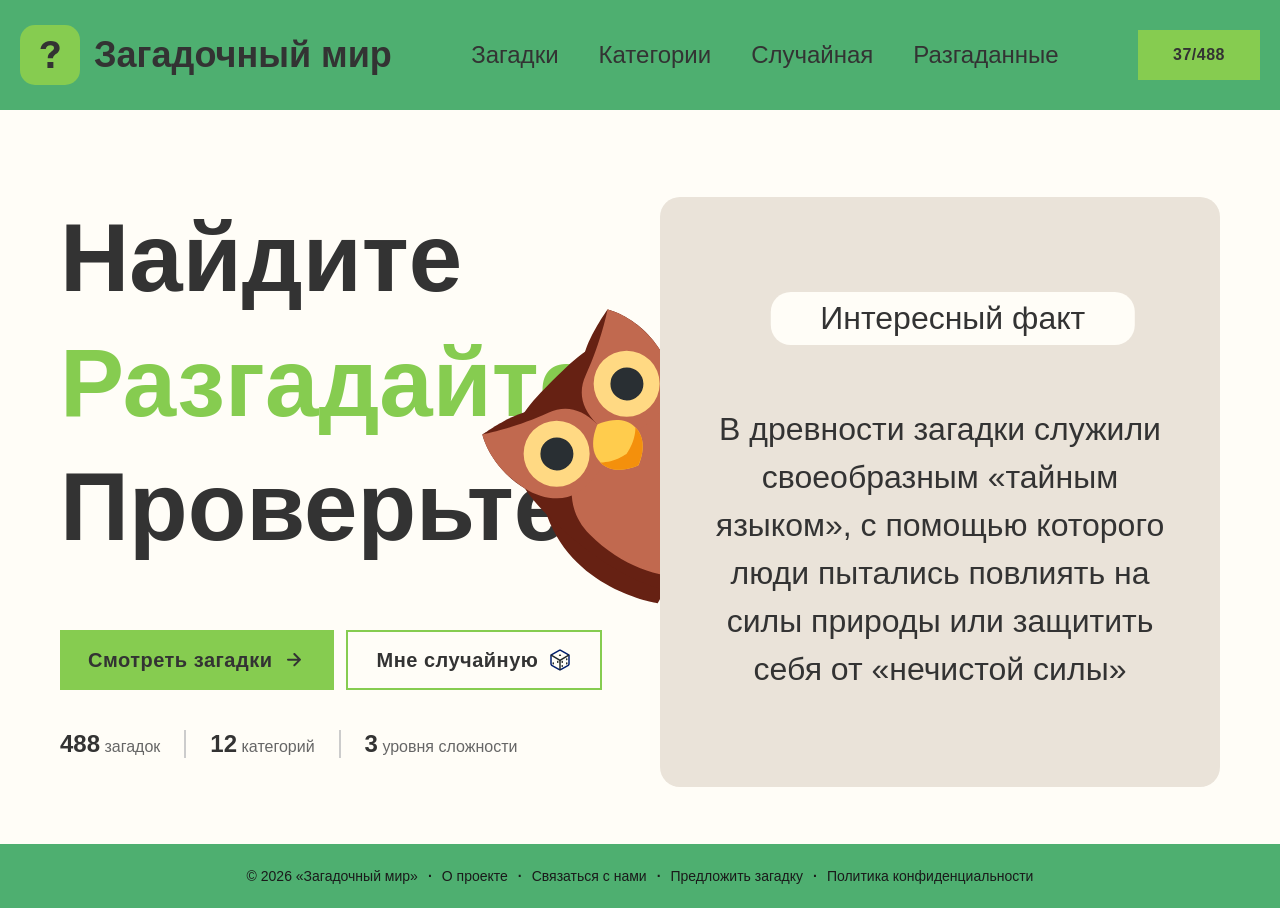
<file: index.html>
<!doctype html>
<html>
<head>
	<meta http-equiv="Content-type" content="text/html; charset=utf-8">
	<meta name="viewport" content="width=device-width, initial-scale=1.0">
	<title>Загадочный мир</title>
	<link rel="stylesheet" href="css/styles.css">
</head>

<body>
	<header class="site-header">
		<div class="header-container">
			<a href="/" class="logo">
				<img src="/images/icon.svg" alt="Логотип сайта">
				<h1>Загадочный мир</h1>
			</a>
			
			<nav class="main-nav" aria-label="Основная навигация">
				<ul>
					<li><a href="/riddles.html">Загадки</a></li>
					<li><a href="/categories.html">Категории</a></li>
					<li><a href="/random.html">Случайная</a></li>
					<li><a href="/solved.html">Разгаданные</a></li>
				</ul>
			</nav>

			<div class="counter"> 37/488 </div>
		</div>
	</header>
	
	<main class="main-section">
		<div class="container">
			<div class="main-content">
				<h1 class="main-titles">
					<span class="text-dark">Найдите</span><br>
					<span class="text-green">Разгадайте</span><br>
					<span class="text-dark">Проверьте</span>
				</h1>

				<div class="buttons">
					<a href="/riddles.html" class="btn btn-first"> Смотреть загадки 
					<img src="/images/arrow-right.svg" alt="Иконка стрелки">
					</a>
					<a href="/random.html" class="btn btn-second"> Мне случайную
					<img src="/images/dice.svg" alt="Иконка кубика">
					</a>
				</div>

				<div class="stats">
					<div class="stat-item"><strong>488</strong> загадок</div>
					<div class="stat-divider"></div>
					<div class="stat-item"><strong>12</strong> категорий</div>
					<div class="stat-divider"></div>
					<div class="stat-item"><strong>3</strong> уровня сложности</div>
				</div>
			</div>

			<div class="right-visual">
				<img src="/images/owl.svg" alt="Картинка совы" class="owl-image">

				<div class="fact-card">
					<div class="fact-title">Интересный факт</div>
					<p>В древности загадки служили своеобразным «тайным языком», 
						с помощью которого люди пытались повлиять на силы природы 
						или защитить себя от «нечистой силы»</p>
				</div>
			</div>	
		</div>
	</main>

	<footer class="site-footer">
    	<div class="footer-container">
        	<div class="footer-content">
				<span>&copy; 2026 «Загадочный мир»</span>
				<span class="separator">·</span>
				<a href="/about">О проекте</a>
				<span class="separator">·</span>
				<a href="/contact">Связаться с нами</a>
				<span class="separator">·</span>
				<a href="/suggest">Предложить загадку</a>
				<span class="separator">·</span>
				<a href="/privacy">Политика конфиденциальности</a>
        	</div>
    	</div>
	</footer>
</body>
</html>
</file>
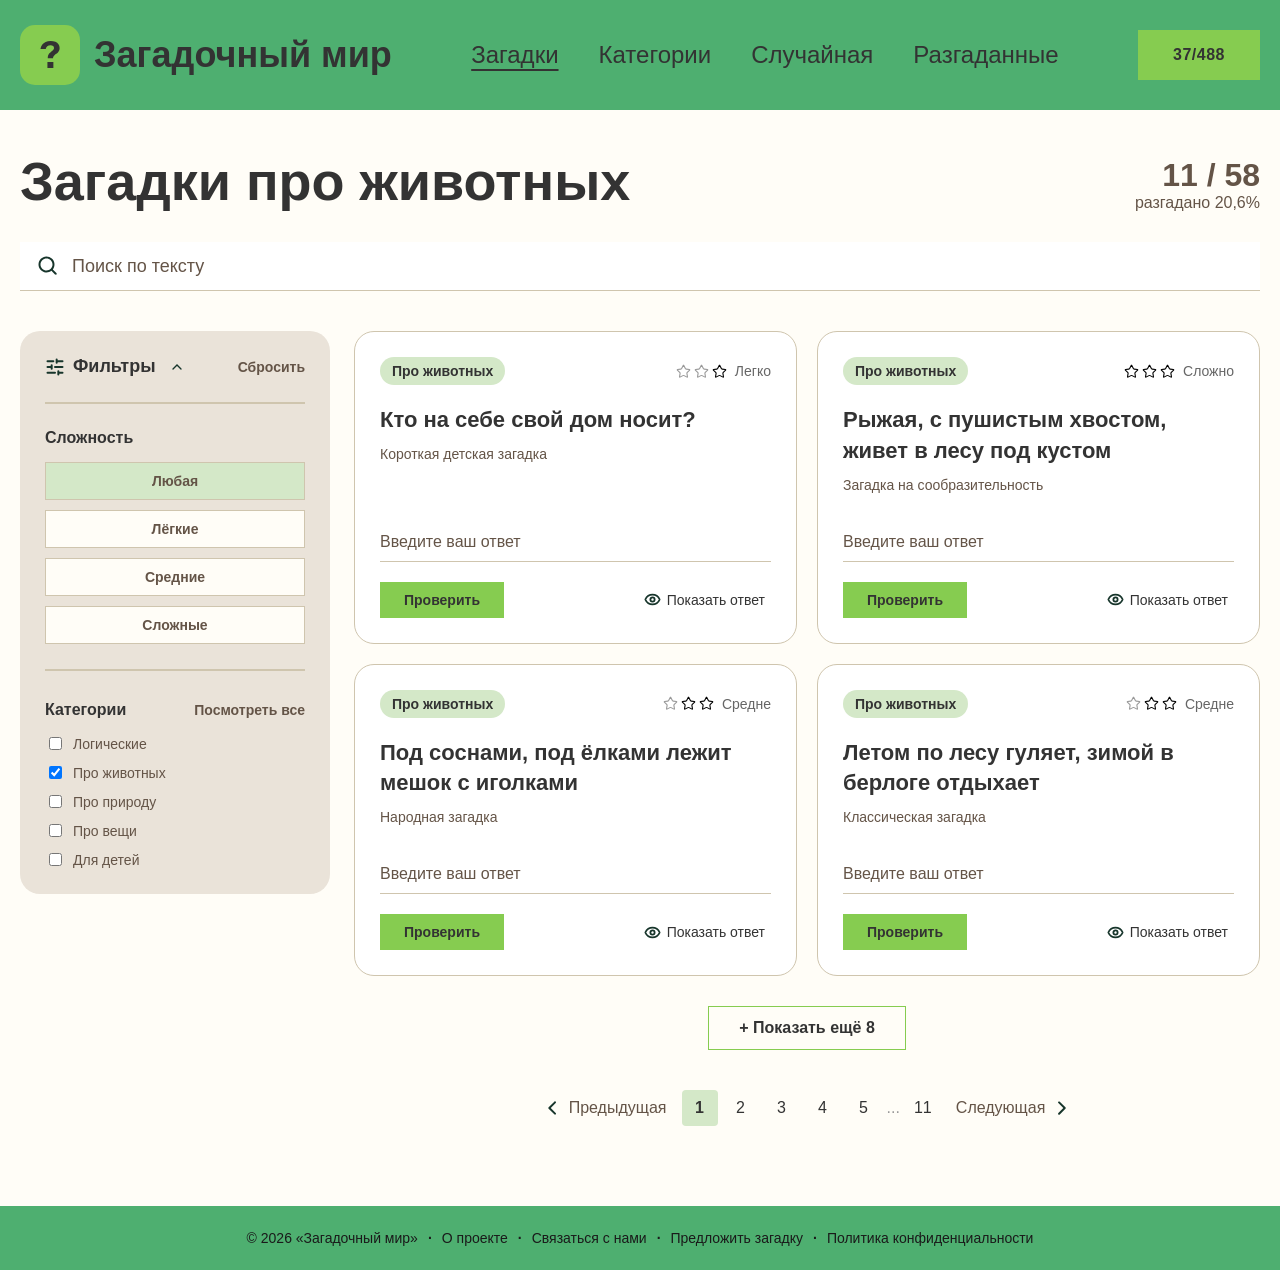
<file: animals.html>
<!doctype html>
<html>
<head>
	<meta http-equiv="Content-type" content="text/html; charset=utf-8">
    <meta name="viewport" content="width=device-width, initial-scale=1.0">
	<title>Все загадки | Загадочный мир</title>
	<link rel="stylesheet" href="css/styles.css">
</head>

<body>
	<header class="site-header">
		<div class="header-container">
			<a href="/" class="logo">
				<img src="/images/icon.svg" alt="Логотип сайта">
				<h1>Загадочный мир</h1>
			</a>
			
			<nav class="main-nav" aria-label="Основная навигация">
				<ul>
					<li><a href="/riddles.html" aria-current="page">Загадки</a></li>
					<li><a href="/categories.html">Категории</a></li>
					<li><a href="/random.html">Случайная</a></li>
					<li><a href="/solved.html">Разгаданные</a></li>
				</ul>
			</nav>

			<div class="counter"> 37/488 </div>
		</div>
	</header>
	
	<main class="riddles-page">
		<div class="container-riddles">
			<div class="page-header">
				<h1 class="page-title">Загадки про животных</h1>
				<div class="progress-info">
					<div class="progress-count">11 / 58</div>
					<div class="progress-text">разгадано 20,6%</div>
				</div>
			</div>

			<div class="search-bar">
				<img src="/images/search.svg" alt="Иконка поиска" class="search-icon">
				<input type="text" placeholder="Поиск по тексту">
			</div>

			<div class="riddles-layout">
				<aside class="filters-sidebar">
					<details class="filters-accordion" open> 
						<summary class="filters-header">
							<div class="filters-title">
								<img src="/images/sliders-horizontal.svg" alt="Фильтры">
								Фильтры
								<img src="/images/chevron-down.svg" alt="Развернуть" class="filters-arrow-img">
							</div>
							<a href="#" class="reset-filters">Сбросить</a>
						</summary>

						<!-- Сами фильтры (внутри details) -->
						<div class="filter-divider"></div>
						
						<div class="filter-group">
							<div class="filter-label">Сложность</div>
							<div class="filter-options">
								<button class="filter-btn active">Любая</button>
								<button class="filter-btn">Лёгкие</button>
								<button class="filter-btn">Средние</button>
								<button class="filter-btn">Сложные</button>
							</div>
						</div>
						
						<div class="filter-divider"></div>
						
						<div class="filter-group">
							<div class="filter-label categories-header">
								Категории
								<a href="categories.html" class="view-all">Посмотреть все</a>
							</div>
							<div class="filter-checkboxes">
								<label class="checkbox-label"><input type="checkbox"> Логические</label>
								<label class="checkbox-label"><input type="checkbox" checked> Про животных</label>
								<label class="checkbox-label"><input type="checkbox"> Про природу</label>
								<label class="checkbox-label"><input type="checkbox"> Про вещи</label>
								<label class="checkbox-label"><input type="checkbox"> Для детей</label>
							</div>
						</div>
					</details>
				</aside>

				<div class="riddles-content">
					<div class="riddles-grid">
						
						<div class="riddle-card">
							<div class="card-top">
								<span class="card-tag">Про животных</span>
								<div class="card-meta">
									<div class="stars">
                                        <img src="/images/star.svg" alt="Сложность" class="star-icon star-inactive">
                                        <img src="/images/star.svg" alt="Сложность" class="star-icon star-inactive">
                                        <img src="/images/star.svg" alt="Сложность" class="star-icon star-active">
                                    </div>
									<span class="difficulty">Легко</span>
								</div>
							</div>
							<h3 class="card-title">Кто на себе свой дом носит?</h3>
							<p class="card-desc">Короткая детская загадка</p>
							
							<div class="card-input-area">
								<input type="text" placeholder="Введите ваш ответ" class="answer-input">
								<div class="card-actions">
									<button class="btn-check">Проверить</button>
									<button class="btn-show-answer">
										<img src="/images/eye.svg">
										Показать ответ
									</button>
								</div>
							</div>
						</div>

						<div class="riddle-card">
							<div class="card-top">
								<span class="card-tag">Про животных</span>
								<div class="card-meta">
                                    <div class="stars">
                                        <img src="/images/star.svg" alt="Сложность" class="star-icon star-active">
                                        <img src="/images/star.svg" alt="Сложность" class="star-icon star-active">
                                        <img src="/images/star.svg" alt="Сложность" class="star-icon star-active">
								    </div>
                                    <span class="difficulty">Сложно</span>
                                </div>
							</div>
							<h3 class="card-title">Рыжая, с пушистым хвостом, живет в лесу под кустом</h3>
							<p class="card-desc">Загадка на сообразительность</p>
							
							<div class="card-input-area">
								<input type="text" placeholder="Введите ваш ответ" class="answer-input">
								<div class="card-actions">
									<button class="btn-check">Проверить</button>
									<button class="btn-show-answer">
										<img src="/images/eye.svg">
										Показать ответ
									</button>
								</div>
							</div>
						</div>

						<div class="riddle-card">
							<div class="card-top">
								<span class="card-tag">Про животных</span>
								<div class="card-meta">
                                    <div class="stars">
                                        <img src="/images/star.svg" alt="Сложность" class="star-icon star-inactive">
                                        <img src="/images/star.svg" alt="Сложность" class="star-icon star-active">
                                        <img src="/images/star.svg" alt="Сложность" class="star-icon star-active">
								    </div>
                                    <span class="difficulty">Средне</span>
                                </div>
							</div>
							<h3 class="card-title">Под соснами, под ёлками лежит мешок с иголками</h3>
							<p class="card-desc">Народная загадка</p>
							
							<div class="card-input-area">
								<input type="text" placeholder="Введите ваш ответ" class="answer-input">
								<div class="card-actions">
									<button class="btn-check">Проверить</button>
									<button class="btn-show-answer">
										<img src="/images/eye.svg">
										Показать ответ
									</button>
								</div>
							</div>
						</div>

                        <div class="riddle-card">
							<div class="card-top">
								<span class="card-tag">Про животных</span>
								<div class="card-meta">
                                    <div class="stars">
                                        <img src="/images/star.svg" alt="Сложность" class="star-icon star-inactive">
                                        <img src="/images/star.svg" alt="Сложность" class="star-icon star-active">
                                        <img src="/images/star.svg" alt="Сложность" class="star-icon star-active">
								    </div>
                                    <span class="difficulty">Средне</span>
                                </div>
							</div>
							<h3 class="card-title">Летом по лесу гуляет, зимой в берлоге отдыхает</h3>
							<p class="card-desc">Классическая загадка</p>
							
							<div class="card-input-area">
								<input type="text" placeholder="Введите ваш ответ" class="answer-input">
								<div class="card-actions">
									<button class="btn-check">Проверить</button>
									<button class="btn-show-answer">
										<img src="/images/eye.svg">
										Показать ответ
									</button>
								</div>
							</div>
						</div>

					</div>

					<div class="load-more-container">
						<button class="btn-load-more">+ Показать ещё 8</button>
					</div>

					<div class="pagination">
						<a href="#" class="page-nav">
                            <img src="/images/chevron-left.svg">
                            Предыдущая</a>
						<div class="page-numbers">
							<a href="#" class="page-num active">1</a>
							<a href="#" class="page-num">2</a>
							<a href="#" class="page-num">3</a>
							<a href="#" class="page-num">4</a>
							<a href="#" class="page-num">5</a>
							<span class="page-dots">...</span>
							<a href="#" class="page-num">11</a>
						</div>
						<a href="#" class="page-nav">Следующая
                            <img src="/images/chevron-right.svg">
                        </a>
					</div>

				</div>
			</div>
		</div>
	</main>

	<footer class="site-footer">
    	<div class="footer-container">
        	<div class="footer-content">
				<span>&copy; 2026 «Загадочный мир»</span>
				<span class="separator">·</span>
				<a href="/about">О проекте</a>
				<span class="separator">·</span>
				<a href="/contact">Связаться с нами</a>
				<span class="separator">·</span>
				<a href="/suggest">Предложить загадку</a>
				<span class="separator">·</span>
				<a href="/privacy">Политика конфиденциальности</a>
        	</div>
    	</div>
	</footer>
</body>
</html>
</file>
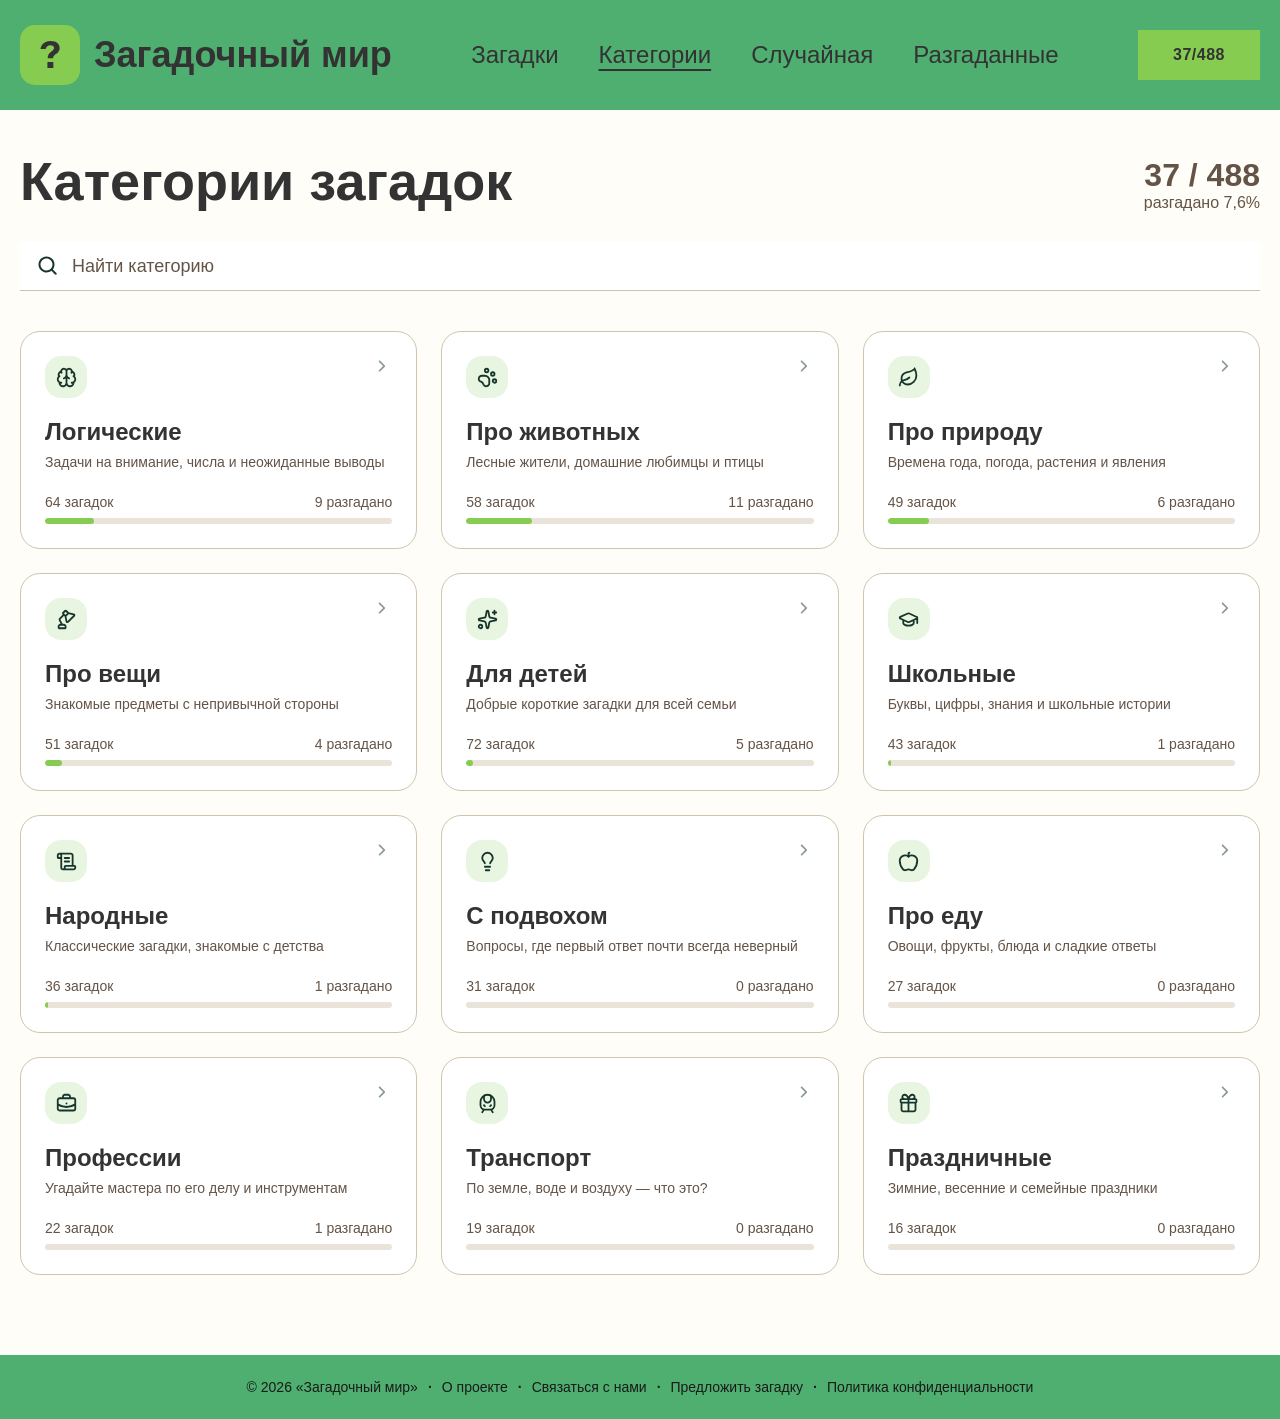
<file: categories.html>
<!doctype html>
<html>
<head>
	<meta http-equiv="Content-type" content="text/html; charset=utf-8">
    <meta name="viewport" content="width=device-width, initial-scale=1.0">
	<title>Категории загадок | Загадочный мир</title>
	<link rel="stylesheet" href="css/styles.css">
</head>

<body>
	<header class="site-header">
		<div class="header-container">
			<a href="/" class="logo">
				<img src="/images/icon.svg" alt="Логотип сайта">
				<h1>Загадочный мир</h1>
			</a>
			
			<nav class="main-nav" aria-label="Основная навигация">
				<ul>
					<li><a href="/riddles.html">Загадки</a></li>
					<li><a href="/categories.html" aria-current="page">Категории</a></li>
					<li><a href="/random.html">Случайная</a></li>
					<li><a href="/solved.html">Разгаданные</a></li>
				</ul>
			</nav>

			<div class="counter"> 37/488 </div>
		</div>
	</header>
	
	<main class="categories-page">
		<div class="container-riddles">
			<div class="page-header">
				<h1 class="page-title">Категории загадок</h1>
				<div class="progress-info">
					<div class="progress-count">37 / 488</div>
					<div class="progress-text">разгадано 7,6%</div>
				</div>
			</div>

			<div class="search-bar">
				<img src="/images/search.svg" alt="Иконка поиска" class="search-icon">
				<input type="text" placeholder="Найти категорию">
			</div>

			<div class="categories-grid">
				
				<a href="/riddles?category=logic" class="category-card">
					<div class="category-top">
						<div class="category-icon-wrapper">
							<img src="/images/categories/brain.svg" alt="Иконка логики">
						</div>
						<img src="/images/chevron-right.svg" alt="Перейти" class="category-arrow">
					</div>
					<h3 class="category-title">Логические</h3>
					<p class="category-desc">Задачи на внимание, числа и неожиданные выводы</p>
					<div class="category-stats">
						<span>64 загадок</span>
						<span>9 разгадано</span>
					</div>
					<div class="progress-bar-bg">
						<div class="progress-bar-fill" style="width: 14%;"></div>
					</div>
				</a>

				<a href="/animals.html" class="category-card">
					<div class="category-top">
						<div class="category-icon-wrapper">
							<img src="/images/categories/paw-print.svg" alt="Иконка животных">
						</div>
						<img src="/images/chevron-right.svg" alt="Перейти" class="category-arrow">
					</div>
					<h3 class="category-title">Про животных</h3>
					<p class="category-desc">Лесные жители, домашние любимцы и птицы</p>
					<div class="category-stats">
						<span>58 загадок</span>
						<span>11 разгадано</span>
					</div>
					<div class="progress-bar-bg">
						<div class="progress-bar-fill" style="width: 19%;"></div>
					</div>
				</a>

				<a href="/riddles?category=nature" class="category-card">
					<div class="category-top">
						<div class="category-icon-wrapper">
							<img src="/images/categories/leaf.svg" alt="Иконка природы">
						</div>
						<img src="/images/chevron-right.svg" alt="Перейти" class="category-arrow">
					</div>
					<h3 class="category-title">Про природу</h3>
					<p class="category-desc">Времена года, погода, растения и явления</p>
					<div class="category-stats">
						<span>49 загадок</span>
						<span>6 разгадано</span>
					</div>
					<div class="progress-bar-bg">
						<div class="progress-bar-fill" style="width: 12%;"></div>
					</div>
				</a>

				<a href="/riddles?category=items" class="category-card">
					<div class="category-top">
						<div class="category-icon-wrapper">
							<img src="/images/categories/lamp-desk.svg" alt="Иконка вещей">
						</div>
						<img src="/images/chevron-right.svg" alt="Перейти" class="category-arrow">
					</div>
					<h3 class="category-title">Про вещи</h3>
					<p class="category-desc">Знакомые предметы с непривычной стороны</p>
					<div class="category-stats">
						<span>51 загадок</span>
						<span>4 разгадано</span>
					</div>
					<div class="progress-bar-bg">
						<div class="progress-bar-fill" style="width: 5%;"></div>
					</div>
				</a>

                <a href="/riddles?category=children" class="category-card">
					<div class="category-top">
						<div class="category-icon-wrapper">
							<img src="/images/categories/sparkles.svg" alt="Иконка для детей">
						</div>
						<img src="/images/chevron-right.svg" alt="Перейти" class="category-arrow">
					</div>
					<h3 class="category-title">Для детей</h3>
					<p class="category-desc">Добрые короткие загадки для всей семьи</p>
					<div class="category-stats">
						<span>72 загадок</span>
						<span>5 разгадано</span>
					</div>
					<div class="progress-bar-bg">
						<div class="progress-bar-fill" style="width: 2%;"></div>
					</div>
				</a>

                <a href="/riddles?category=school" class="category-card">
					<div class="category-top">
						<div class="category-icon-wrapper">
							<img src="/images/categories/graduation-cap.svg" alt="Иконка школы">
						</div>
						<img src="/images/chevron-right.svg" alt="Перейти" class="category-arrow">
					</div>
					<h3 class="category-title">Школьные</h3>
					<p class="category-desc">Буквы, цифры, знания и школьные истории</p>
					<div class="category-stats">
						<span>43 загадок</span>
						<span>1 разгадано</span>
					</div>
					<div class="progress-bar-bg">
						<div class="progress-bar-fill" style="width: 1%;"></div>
					</div>
				</a>

                <a href="/riddles?category=people" class="category-card">
					<div class="category-top">
						<div class="category-icon-wrapper">
							<img src="/images/categories/scroll-text.svg" alt="Иконка народные">
						</div>
						<img src="/images/chevron-right.svg" alt="Перейти" class="category-arrow">
					</div>
					<h3 class="category-title">Народные</h3>
					<p class="category-desc">Классические загадки, знакомые с детства</p>
					<div class="category-stats">
						<span>36 загадок</span>
						<span>1 разгадано</span>
					</div>
					<div class="progress-bar-bg">
						<div class="progress-bar-fill" style="width: 1%;"></div>
					</div>
				</a>

                <a href="/riddles?category=podvoh" class="category-card">
					<div class="category-top">
						<div class="category-icon-wrapper">
							<img src="/images/categories/lightbulb.svg" alt="Иконка подвоха">
						</div>
						<img src="/images/chevron-right.svg" alt="Перейти" class="category-arrow">
					</div>
					<h3 class="category-title">С подвохом</h3>
					<p class="category-desc">Вопросы, где первый ответ почти всегда неверный</p>
					<div class="category-stats">
						<span>31 загадок</span>
						<span>0 разгадано</span>
					</div>
					<div class="progress-bar-bg">
						<div class="progress-bar-fill" style="width: 0%;"></div>
					</div>
				</a>

                <a href="/riddles?category=food" class="category-card">
					<div class="category-top">
						<div class="category-icon-wrapper">
							<img src="/images/categories/apple.svg" alt="Иконка еды">
						</div>
						<img src="/images/chevron-right.svg" alt="Перейти" class="category-arrow">
					</div>
					<h3 class="category-title">Про еду</h3>
					<p class="category-desc">Овощи, фрукты, блюда и сладкие ответы</p>
					<div class="category-stats">
						<span>27 загадок</span>
						<span>0 разгадано</span>
					</div>
					<div class="progress-bar-bg">
						<div class="progress-bar-fill" style="width: 0%;"></div>
					</div>
				</a>

                <a href="/riddles?category=professions" class="category-card">
					<div class="category-top">
						<div class="category-icon-wrapper">
							<img src="/images/categories/briefcase-business.svg" alt="Иконка профессии">
						</div>
						<img src="/images/chevron-right.svg" alt="Перейти" class="category-arrow">
					</div>
					<h3 class="category-title">Профессии</h3>
					<p class="category-desc">Угадайте мастера по его делу и инструментам</p>
					<div class="category-stats">
						<span>22 загадок</span>
						<span>1 разгадано</span>
					</div>
					<div class="progress-bar-bg">
						<div class="progress-bar-fill" style="width: 0%;"></div>
					</div>
				</a>

                <a href="/riddles?category=transport" class="category-card">
					<div class="category-top">
						<div class="category-icon-wrapper">
							<img src="/images/categories/train-front.svg" alt="Иконка транспорта">
						</div>
						<img src="/images/chevron-right.svg" alt="Перейти" class="category-arrow">
					</div>
					<h3 class="category-title">Транспорт</h3>
					<p class="category-desc">По земле, воде и воздуху — что это?</p>
					<div class="category-stats">
						<span>19 загадок</span>
						<span>0 разгадано</span>
					</div>
					<div class="progress-bar-bg">
						<div class="progress-bar-fill" style="width: 0%;"></div>
					</div>
				</a>

                <a href="/riddles?category=holidays" class="category-card">
					<div class="category-top">
						<div class="category-icon-wrapper">
							<img src="/images/categories/gift.svg" alt="Иконка праздников">
						</div>
						<img src="/images/chevron-right.svg" alt="Перейти" class="category-arrow">
					</div>
					<h3 class="category-title">Праздничные</h3>
					<p class="category-desc">Зимние, весенние и семейные праздники</p>
					<div class="category-stats">
						<span>16 загадок</span>
						<span>0 разгадано</span>
					</div>
					<div class="progress-bar-bg">
						<div class="progress-bar-fill" style="width: 0%;"></div>
					</div>
				</a>
			</div>
		</div>
	</main>

	<footer class="site-footer">
    	<div class="footer-container">
        	<div class="footer-content">
				<span>&copy; 2026 «Загадочный мир»</span>
				<span class="separator">·</span>
				<a href="/about">О проекте</a>
				<span class="separator">·</span>
				<a href="/contact">Связаться с нами</a>
				<span class="separator">·</span>
				<a href="/suggest">Предложить загадку</a>
				<span class="separator">·</span>
				<a href="/privacy">Политика конфиденциальности</a>
        	</div>
    	</div>
	</footer>
</body>
</html>
</file>
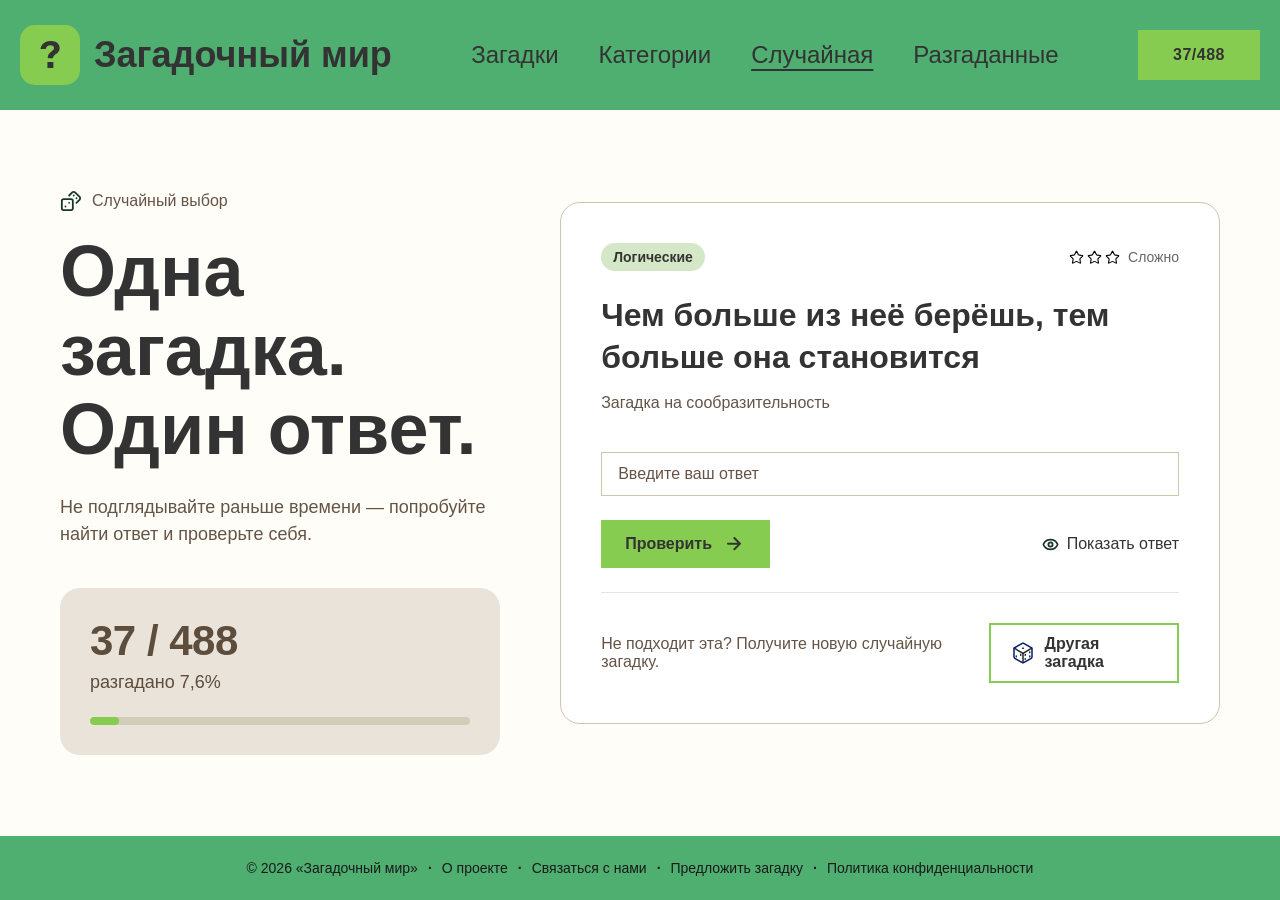
<file: random.html>
<!doctype html>
<html>
<head>
	<meta http-equiv="Content-type" content="text/html; charset=utf-8">
    <meta name="viewport" content="width=device-width, initial-scale=1.0">
	<title>Случайная загадка | Загадочный мир</title>
	<link rel="stylesheet" href="css/styles.css">
</head>

<body>
	<header class="site-header">
		<div class="header-container">
			<a href="/" class="logo">
				<img src="/images/icon.svg" alt="Логотип сайта">
				<h1>Загадочный мир</h1>
			</a>
			
			<nav class="main-nav" aria-label="Основная навигация">
				<ul>
					<li><a href="/riddles.html">Загадки</a></li>
					<li><a href="/categories.html">Категории</a></li>
					<li><a href="/random.html" aria-current="page">Случайная</a></li>
					<li><a href="/solved.html">Разгаданные</a></li>
				</ul>
			</nav>

			<div class="counter"> 37/488 </div>
		</div>
	</header>
	
	<main>
		<div class="random-riddle-layout">
			
			<div class="random-left-side">
				<div class="random-label">
					<img src="/images/dices.svg" alt="Иконка кубиков">
					Случайный выбор
				</div>
				
				<h1 class="random-title">Одна загадка.<br>Один ответ.</h1>
				<p class="random-subtitle">Не подглядывайте раньше времени — попробуйте найти ответ и проверьте себя.</p>
				
				<div class="random-progress-card">
					<div class="random-progress-number">37 / 488</div>
					<div class="random-progress-text">разгадано 7,6%</div>
					<div class="progress-bar-bg">
						<div class="progress-bar-fill" style="width: 7.6%;"></div>
					</div>
				</div>
			</div>

			<div class="random-riddle-card">
				<div class="random-card-top">
					<span class="card-tag">Логические</span>
					<div class="card-meta">
						<div class="stars">
							<img src="/images/star.svg" alt="Сложность" class="star-icon star-active">
							<img src="/images/star.svg" alt="Сложность" class="star-icon star-active">
							<img src="/images/star.svg" alt="Сложность" class="star-icon star-active">
						</div>
						<span class="difficulty">Сложно</span>
					</div>
				</div>
				
				<h2 class="random-card-title">Чем больше из неё берёшь, тем больше она становится</h2>
				<p class="random-card-desc">Загадка на сообразительность</p>
				
				<input type="text" placeholder="Введите ваш ответ" class="random-answer-input">
				
				<div class="random-card-actions">
					<button class="random-btn-check">
						Проверить
						<img src="/images/arrow-right.svg" alt="Иконка стрелки">
					</button>
					<button class="random-btn-show">
						<img src="/images/eye.svg">
						Показать ответ
					</button>
				</div>
				
				<div class="random-card-bottom">
					<span class="random-hint-text">Не подходит эта? Получите новую случайную загадку.</span>
					<a href="#" class="random-btn-new">
						<img src="/images/dice.svg" alt="Иконка кубика">
						Другая загадка
					</a>
				</div>
			</div>

		</div>
	</main>

	<footer class="site-footer">
    	<div class="footer-container">
        	<div class="footer-content">
				<span>&copy; 2026 «Загадочный мир»</span>
				<span class="separator">·</span>
				<a href="/about">О проекте</a>
				<span class="separator">·</span>
				<a href="/contact">Связаться с нами</a>
				<span class="separator">·</span>
				<a href="/suggest">Предложить загадку</a>
				<span class="separator">·</span>
				<a href="/privacy">Политика конфиденциальности</a>
        	</div>
    	</div>
	</footer>
</body>
</html>
</file>
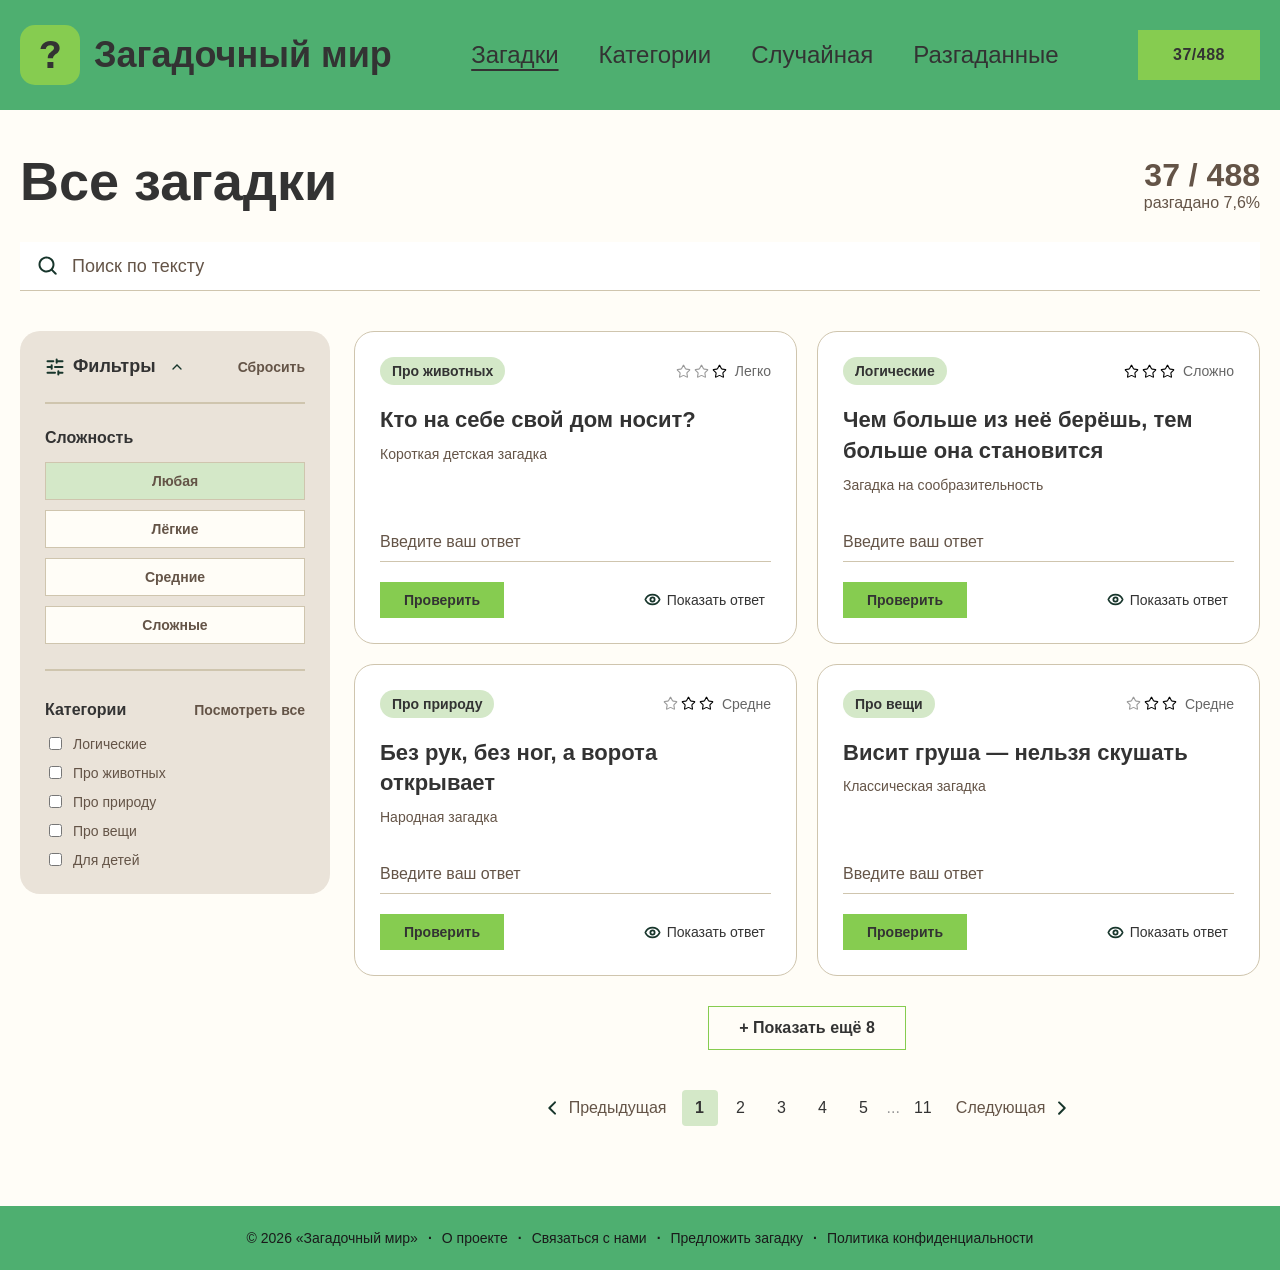
<file: riddles.html>
<!doctype html>
<html>
<head>
	<meta http-equiv="Content-type" content="text/html; charset=utf-8">
    <meta name="viewport" content="width=device-width, initial-scale=1.0">
	<title>Все загадки | Загадочный мир</title>
	<link rel="stylesheet" href="css/styles.css">
</head>

<body>
	<header class="site-header">
		<div class="header-container">
			<a href="/" class="logo">
				<img src="/images/icon.svg" alt="Логотип сайта">
				<h1>Загадочный мир</h1>
			</a>
			
			<nav class="main-nav" aria-label="Основная навигация">
				<ul>
					<li><a href="/riddles.html" aria-current="page">Загадки</a></li>
					<li><a href="/categories.html">Категории</a></li>
					<li><a href="/random.html">Случайная</a></li>
					<li><a href="/solved.html">Разгаданные</a></li>
				</ul>
			</nav>

			<div class="counter"> 37/488 </div>
		</div>
	</header>
	
	<main class="riddles-page">
		<div class="container-riddles">
			<div class="page-header">
				<h1 class="page-title">Все загадки</h1>
				<div class="progress-info">
					<div class="progress-count">37 / 488</div>
					<div class="progress-text">разгадано 7,6%</div>
				</div>
			</div>

			<div class="search-bar">
				<img src="/images/search.svg" alt="Иконка поиска" class="search-icon">
				<input type="text" placeholder="Поиск по тексту">
			</div>

			<div class="riddles-layout">
				<aside class="filters-sidebar">
					<details class="filters-accordion" open> 
						<summary class="filters-header">
    <div class="filters-title">
        <img src="/images/sliders-horizontal.svg" alt="Фильтры">
        Фильтры
        <img src="/images/chevron-down.svg" alt="Развернуть" class="filters-arrow-img">
    </div>
    <a href="#" class="reset-filters">Сбросить</a>
</summary>

						<div class="filter-divider"></div>
						
						<div class="filter-group">
							<div class="filter-label">Сложность</div>
							<div class="filter-options">
								<button class="filter-btn active">Любая</button>
								<button class="filter-btn">Лёгкие</button>
								<button class="filter-btn">Средние</button>
								<button class="filter-btn">Сложные</button>
							</div>
						</div>
						
						<div class="filter-divider"></div>
						
						<div class="filter-group">
							<div class="filter-label categories-header">
								Категории
								<a href="categories.html" class="view-all">Посмотреть все</a>
							</div>
							<div class="filter-checkboxes">
								<label class="checkbox-label"><input type="checkbox"> Логические</label>
								<label class="checkbox-label"><input type="checkbox"> Про животных</label>
								<label class="checkbox-label"><input type="checkbox"> Про природу</label>
								<label class="checkbox-label"><input type="checkbox"> Про вещи</label>
								<label class="checkbox-label"><input type="checkbox"> Для детей</label>
							</div>
						</div>
					</details>
				</aside>

				<div class="riddles-content">
					<div class="riddles-grid">
						
						<div class="riddle-card">
							<div class="card-top">
								<span class="card-tag">Про животных</span>
								<div class="card-meta">
									<div class="stars">
                                        <img src="/images/star.svg" alt="Сложность" class="star-icon star-inactive">
                                        <img src="/images/star.svg" alt="Сложность" class="star-icon star-inactive">
                                        <img src="/images/star.svg" alt="Сложность" class="star-icon star-active">
                                    </div>
									<span class="difficulty">Легко</span>
								</div>
							</div>
							<h3 class="card-title">Кто на себе свой дом носит?</h3>
							<p class="card-desc">Короткая детская загадка</p>
							
							<div class="card-input-area">
								<input type="text" placeholder="Введите ваш ответ" class="answer-input">
								<div class="card-actions">
									<button class="btn-check">Проверить</button>
									<button class="btn-show-answer">
										<img src="/images/eye.svg">
										Показать ответ
									</button>
								</div>
							</div>
						</div>

						<div class="riddle-card">
							<div class="card-top">
								<span class="card-tag">Логические</span>
								<div class="card-meta">
                                    <div class="stars">
                                        <img src="/images/star.svg" alt="Сложность" class="star-icon star-active">
                                        <img src="/images/star.svg" alt="Сложность" class="star-icon star-active">
                                        <img src="/images/star.svg" alt="Сложность" class="star-icon star-active">
								    </div>
                                    <span class="difficulty">Сложно</span>
                                </div>
							</div>
							<h3 class="card-title">Чем больше из неё берёшь, тем больше она становится</h3>
							<p class="card-desc">Загадка на сообразительность</p>
							
							<div class="card-input-area">
								<input type="text" placeholder="Введите ваш ответ" class="answer-input">
								<div class="card-actions">
									<button class="btn-check">Проверить</button>
									<button class="btn-show-answer">
										<img src="/images/eye.svg">
										Показать ответ
									</button>
								</div>
							</div>
						</div>

						<div class="riddle-card">
							<div class="card-top">
								<span class="card-tag">Про природу</span>
								<div class="card-meta">
                                    <div class="stars">
                                        <img src="/images/star.svg" alt="Сложность" class="star-icon star-inactive">
                                        <img src="/images/star.svg" alt="Сложность" class="star-icon star-active">
                                        <img src="/images/star.svg" alt="Сложность" class="star-icon star-active">
								    </div>
                                    <span class="difficulty">Средне</span>
                                </div>
							</div>
							<h3 class="card-title">Без рук, без ног, а ворота открывает</h3>
							<p class="card-desc">Народная загадка</p>
							
							<div class="card-input-area">
								<input type="text" placeholder="Введите ваш ответ" class="answer-input">
								<div class="card-actions">
									<button class="btn-check">Проверить</button>
									<button class="btn-show-answer">
										<img src="/images/eye.svg">
										Показать ответ
									</button>
								</div>
							</div>
						</div>

                        <div class="riddle-card">
							<div class="card-top">
								<span class="card-tag">Про вещи</span>
								<div class="card-meta">
                                    <div class="stars">
                                        <img src="/images/star.svg" alt="Сложность" class="star-icon star-inactive">
                                        <img src="/images/star.svg" alt="Сложность" class="star-icon star-active">
                                        <img src="/images/star.svg" alt="Сложность" class="star-icon star-active">
								    </div>
                                    <span class="difficulty">Средне</span>
                                </div>
							</div>
							<h3 class="card-title">Висит груша — нельзя скушать</h3>
							<p class="card-desc">Классическая загадка</p>
							
							<div class="card-input-area">
								<input type="text" placeholder="Введите ваш ответ" class="answer-input">
								<div class="card-actions">
									<button class="btn-check">Проверить</button>
									<button class="btn-show-answer">
										<img src="/images/eye.svg">
										Показать ответ
									</button>
								</div>
							</div>
						</div>

					</div>

					<div class="load-more-container">
						<button class="btn-load-more">+ Показать ещё 8</button>
					</div>

					<div class="pagination">
						<a href="#" class="page-nav">
                            <img src="/images/chevron-left.svg">
                            Предыдущая</a>
						<div class="page-numbers">
							<a href="#" class="page-num active">1</a>
							<a href="#" class="page-num">2</a>
							<a href="#" class="page-num">3</a>
							<a href="#" class="page-num">4</a>
							<a href="#" class="page-num">5</a>
							<span class="page-dots">...</span>
							<a href="#" class="page-num">11</a>
						</div>
						<a href="#" class="page-nav">Следующая
                            <img src="/images/chevron-right.svg">
                        </a>
					</div>

				</div>
			</div>
		</div>
	</main>

	<footer class="site-footer">
    	<div class="footer-container">
        	<div class="footer-content">
				<span>&copy; 2026 «Загадочный мир»</span>
				<span class="separator">·</span>
				<a href="/about">О проекте</a>
				<span class="separator">·</span>
				<a href="/contact">Связаться с нами</a>
				<span class="separator">·</span>
				<a href="/suggest">Предложить загадку</a>
				<span class="separator">·</span>
				<a href="/privacy">Политика конфиденциальности</a>
        	</div>
    	</div>
	</footer>
</body>
</html>
</file>
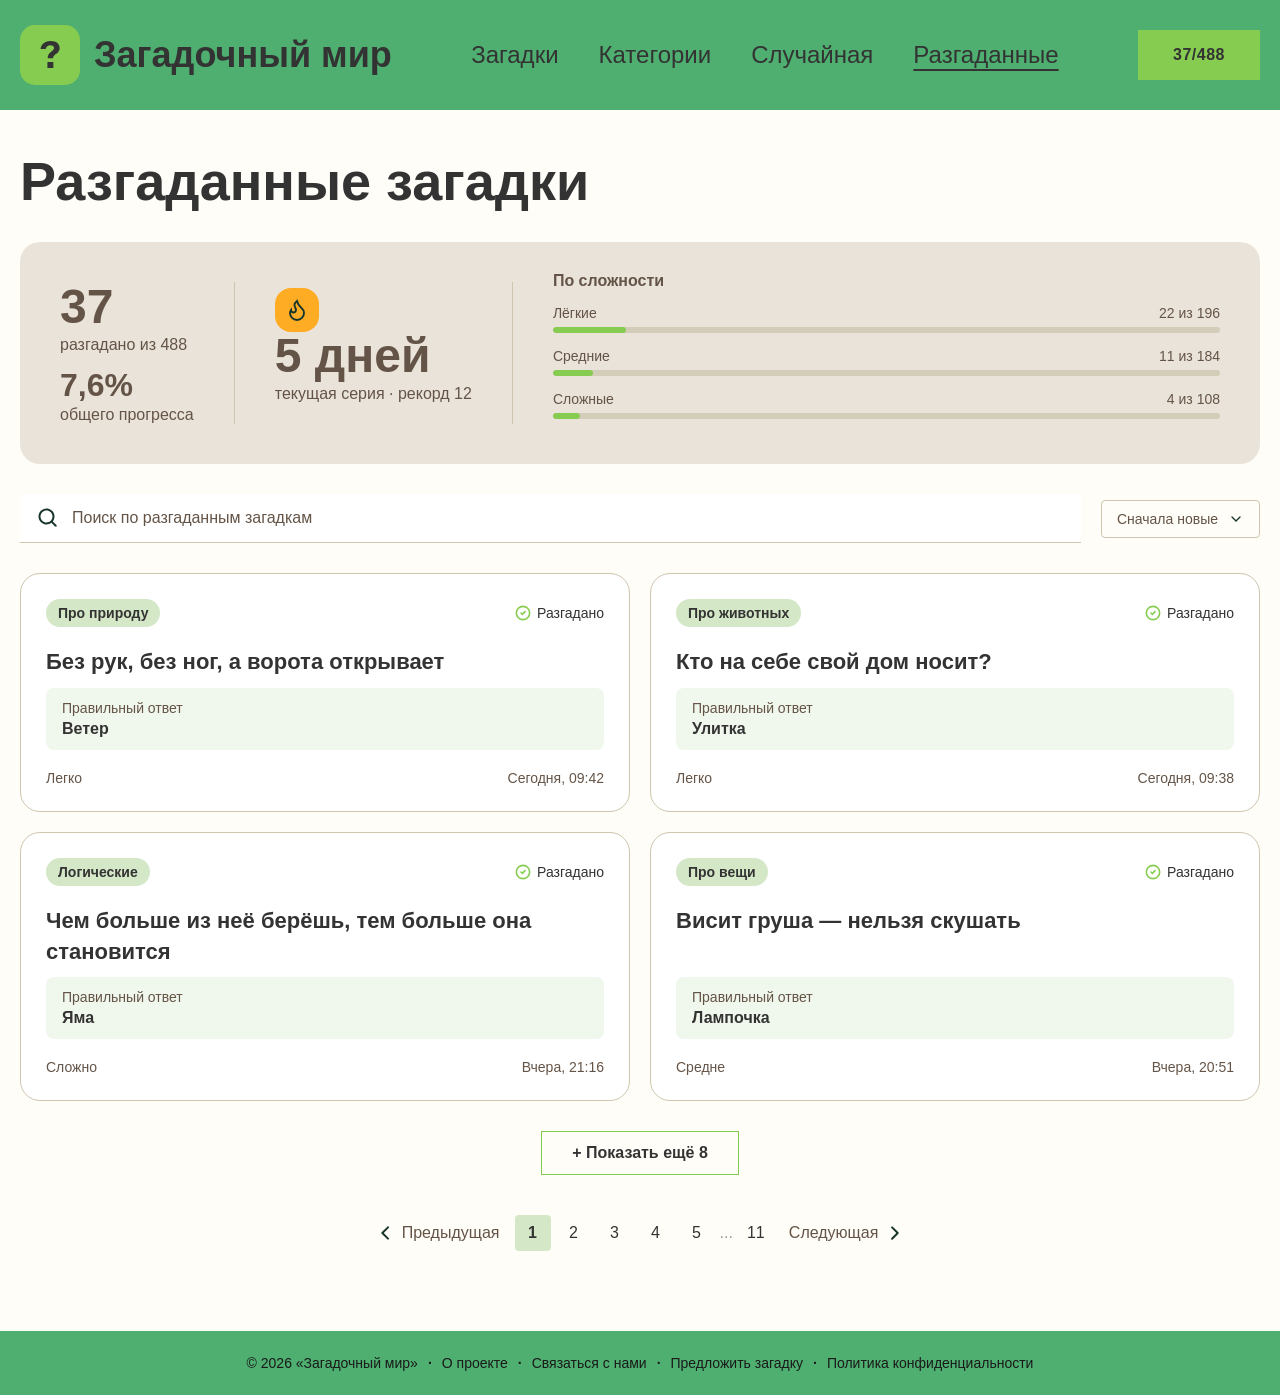
<file: solved.html>
<!doctype html>
<html>
<head>
	<meta http-equiv="Content-type" content="text/html; charset=utf-8">
    <meta name="viewport" content="width=device-width, initial-scale=1.0">
	<title>Разгаданные загадки | Загадочный мир</title>
	<link rel="stylesheet" href="css/styles.css">
</head>

<body>
	<header class="site-header">
		<div class="header-container">
			<a href="/" class="logo">
				<img src="/images/icon.svg" alt="Логотип сайта">
				<h1>Загадочный мир</h1>
			</a>
			
			<nav class="main-nav" aria-label="Основная навигация">
				<ul>
					<li><a href="/riddles.html">Загадки</a></li>
					<li><a href="/categories.html">Категории</a></li>
					<li><a href="/random.html">Случайная</a></li>
					<li><a href="/solved.html" aria-current="page">Разгаданные</a></li>
				</ul>
			</nav>

			<div class="counter"> 37/488 </div>
		</div>
	</header>
	
	<main class="solved-page">
		<div class="container-riddles">
			<div class="page-header">
				<h1 class="page-title">Разгаданные загадки</h1>
			</div>

			<div class="solved-stats-banner">
				<div class="stat-banner-block">
					<div class="stat-banner-number">37</div>
					<div class="stat-banner-text">разгадано из 488</div>
					<div class="stat-banner-highlight">7,6%</div>
					<div class="stat-banner-subtext">общего прогресса</div>
				</div>

				<div class="stat-banner-divider"></div>

				<div class="stat-banner-block">
					<div class="stat-banner-icon">
						<img src="/images/flame.svg" alt="Огонь">
					</div>
					<div class="stat-banner-number">5 дней</div>
					<div class="stat-banner-text">текущая серия · рекорд 12</div>
				</div>

				<div class="stat-banner-divider"></div>

				<div class="stat-banner-difficulty">
                    <div class="difficulty-label">По сложности</div>
                    
                    <div class="difficulty-row">
                        <div class="difficulty-top-line">
                            <div class="difficulty-name">Лёгкие</div>
                            <div class="difficulty-text">22 из 196</div>
                        </div>
                        <div class="difficulty-bar-bg">
                            <div class="difficulty-bar-fill" style="width: 11%;"></div>
                        </div>
                    </div>
                    
                    <div class="difficulty-row">
                        <div class="difficulty-top-line">
                            <div class="difficulty-name">Средние</div>
                            <div class="difficulty-text">11 из 184</div>
                        </div>
                        <div class="difficulty-bar-bg">
                            <div class="difficulty-bar-fill" style="width: 6%;"></div>
                        </div>
                    </div>
                    
                    <div class="difficulty-row">
                        <div class="difficulty-top-line">
                            <div class="difficulty-name">Сложные</div>
                            <div class="difficulty-text">4 из 108</div>
                        </div>
                        <div class="difficulty-bar-bg">
                            <div class="difficulty-bar-fill" style="width: 4%;"></div>
                        </div>
                    </div>
                </div>
            </div>
			<div class="toolbar">
				<div class="search-bar-solved">
					<img src="/images/search.svg" alt="Иконка поиска" class="search-icon">
					<input type="text" placeholder="Поиск по разгаданным загадкам">
				</div>
				
				<details class="sort-dropdown-details">
                    <summary class="sort-dropdown">
                        <span>Сначала новые</span>
                        <img src="/images/chevron-down.svg" alt="Открыть">
                    </summary>
                    <div class="sort-options">
                        <a href="#" class="sort-option active">Сначала новые</a>
                        <a href="#" class="sort-option">Сначала старые</a>
                        <a href="#" class="sort-option">По сложности</a>
                    </div>
                </details>
			</div>

			<div class="riddles-grid">

				<div class="riddle-card solved-card">
					<div class="card-top">
						<span class="card-tag">Про природу</span>
						<div class="card-meta-solved">
							<img src="/images/circle-check.svg" alt="Галочка">
							<span>Разгадано</span>
						</div>
					</div>
					<h3 class="card-title">Без рук, без ног, а ворота открывает</h3>
					
					<div class="answer-box">
						<div class="answer-label">Правильный ответ</div>
						<div class="answer-text">Ветер</div>
					</div>

					<div class="card-bottom">
						<span>Легко</span>
						<span>Сегодня, 09:42</span>
					</div>
				</div>

				<div class="riddle-card solved-card">
					<div class="card-top">
						<span class="card-tag">Про животных</span>
						<div class="card-meta-solved">
							<img src="/images/circle-check.svg" alt="Галочка">
							<span>Разгадано</span>
						</div>
					</div>
					<h3 class="card-title">Кто на себе свой дом носит?</h3>
					
					<div class="answer-box">
						<div class="answer-label">Правильный ответ</div>
						<div class="answer-text">Улитка</div>
					</div>

					<div class="card-bottom">
						<span>Легко</span>
						<span>Сегодня, 09:38</span>
					</div>
				</div>

				<div class="riddle-card solved-card">
					<div class="card-top">
						<span class="card-tag">Логические</span>
						<div class="card-meta-solved">
							<img src="/images/circle-check.svg" alt="Галочка">
							<span>Разгадано</span>
						</div>
					</div>
					<h3 class="card-title">Чем больше из неё берёшь, тем больше она становится</h3>
					
					<div class="answer-box">
						<div class="answer-label">Правильный ответ</div>
						<div class="answer-text">Яма</div>
					</div>

					<div class="card-bottom">
						<span>Сложно</span>
						<span>Вчера, 21:16</span>
					</div>
				</div>

				<div class="riddle-card solved-card">
					<div class="card-top">
						<span class="card-tag">Про вещи</span>
						<div class="card-meta-solved">
							<img src="/images/circle-check.svg" alt="Галочка">
							<span>Разгадано</span>
						</div>
					</div>
					<h3 class="card-title">Висит груша — нельзя скушать</h3>
					
					<div class="answer-box">
						<div class="answer-label">Правильный ответ</div>
						<div class="answer-text">Лампочка</div>
					</div>

					<div class="card-bottom">
						<span>Средне</span>
						<span>Вчера, 20:51</span>
					</div>
				</div>

			</div>

			<div class="load-more-container">
				<button class="btn-load-more">+ Показать ещё 8</button>
			</div>

			<div class="pagination">
				<a href="#" class="page-nav">
					<img src="/images/chevron-left.svg">
					Предыдущая</a>
				<div class="page-numbers">
					<a href="#" class="page-num active">1</a>
					<a href="#" class="page-num">2</a>
					<a href="#" class="page-num">3</a>
					<a href="#" class="page-num">4</a>
					<a href="#" class="page-num">5</a>
					<span class="page-dots">...</span>
					<a href="#" class="page-num">11</a>
				</div>
				<a href="#" class="page-nav">Следующая
					<img src="/images/chevron-right.svg">
				</a>
			</div>

		</div>
	</main>

	<footer class="site-footer">
    	<div class="footer-container">
        	<div class="footer-content">
				<span>&copy; 2026 «Загадочный мир»</span>
				<span class="separator">·</span>
				<a href="/about">О проекте</a>
				<span class="separator">·</span>
				<a href="/contact">Связаться с нами</a>
				<span class="separator">·</span>
				<a href="/suggest">Предложить загадку</a>
				<span class="separator">·</span>
				<a href="/privacy">Политика конфиденциальности</a>
        	</div>
    	</div>
	</footer>
</body>
</html>
</file>
<file: css/styles.css>
@import url('base.css');
@import url('layout.css');
@import url('components.css');
@import url('pages.css');
@import url('adaptive_tablet_horizontal.css');
@import url('adaptive_tablet_vertical.css');
@import url('adaptive_mobile.css');
</file>
